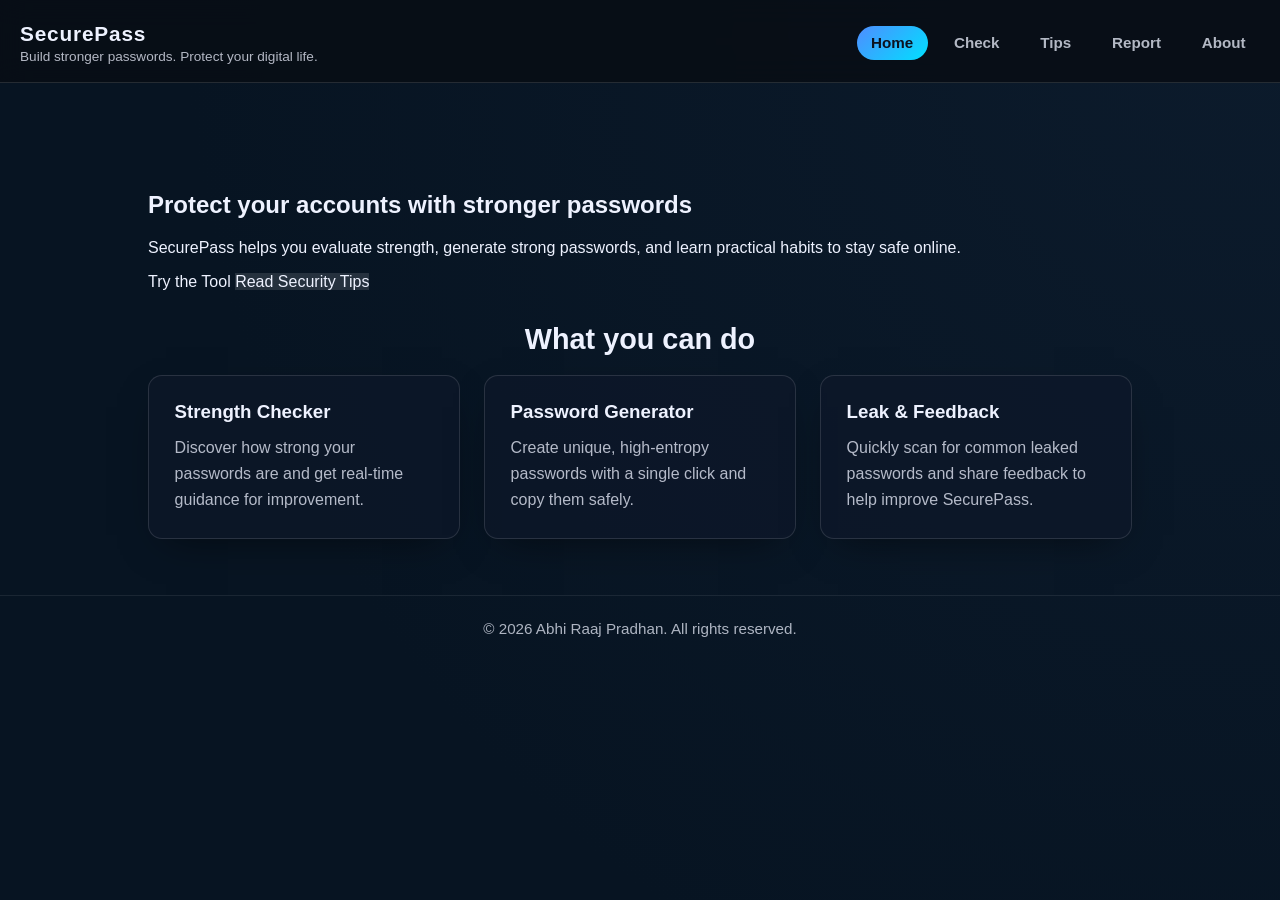
<file: index.html>
<!DOCTYPE html>
<html lang="en">
<head>
    <meta charset="UTF-8">
    <meta name="viewport" content="width=device-width, initial-scale=1.0">
    <meta name="description" content="SecurePass Checker - A tool to check password strength and generate strong passwords for cybersecurity awareness.">
    <meta name="keywords" content="password strength, security, generator">
    <meta name="author" content="Abhi Raaj Pradhan">
    <link rel="icon" href="favicon.ico" type="image/x-icon">
    <title>SecurePass | Home</title>
    <link rel="stylesheet" href="style.css">
</head>
<body>

<a class="skip-link" href="#main-content">Skip to main content</a>

<header class="site-header">
    <div class="brand">
        <a href="index.html" class="brand-link">SecurePass</a>
        <span class="tagline">Build stronger passwords. Protect your digital life.</span>
    </div>

    <nav class="site-nav">
        <a href="index.html" class="nav-link active">Home</a>
        <a href="check.html" class="nav-link">Check</a>
        <a href="tips.html" class="nav-link">Tips</a>
        <a href="report.html" class="nav-link">Report</a>
        <a href="about.html" class="nav-link">About</a>
    </nav>
</header>

<main id="main-content" class="page">

<section class="hero">
    <h1>Protect your accounts with stronger passwords</h1>
    <p>SecurePass helps you evaluate strength, generate strong passwords, and learn practical habits to stay safe online.</p>

    <div class="hero-actions">
        <a class="button" href="check.html">Try the Tool</a>
        <a class="button button--secondary" href="tips.html">Read Security Tips</a>
    </div>
</section>

<section class="features">
    <h2 class="section-title">What you can do</h2>

    <div class="cards">
        <article class="card">
            <h3>Strength Checker</h3>
            <p>Discover how strong your passwords are and get real-time guidance for improvement.</p>
        </article>

        <article class="card">
            <h3>Password Generator</h3>
            <p>Create unique, high-entropy passwords with a single click and copy them safely.</p>
        </article>

        <article class="card">
            <h3>Leak & Feedback</h3>
            <p>Quickly scan for common leaked passwords and share feedback to help improve SecurePass.</p>
        </article>
    </div>
</section>

</main>

<footer class="site-footer">
    <p>&copy; 2026 Abhi Raaj Pradhan. All rights reserved.</p>
</footer>

<script src="script.js"></script>
</body>
</html>
</file>
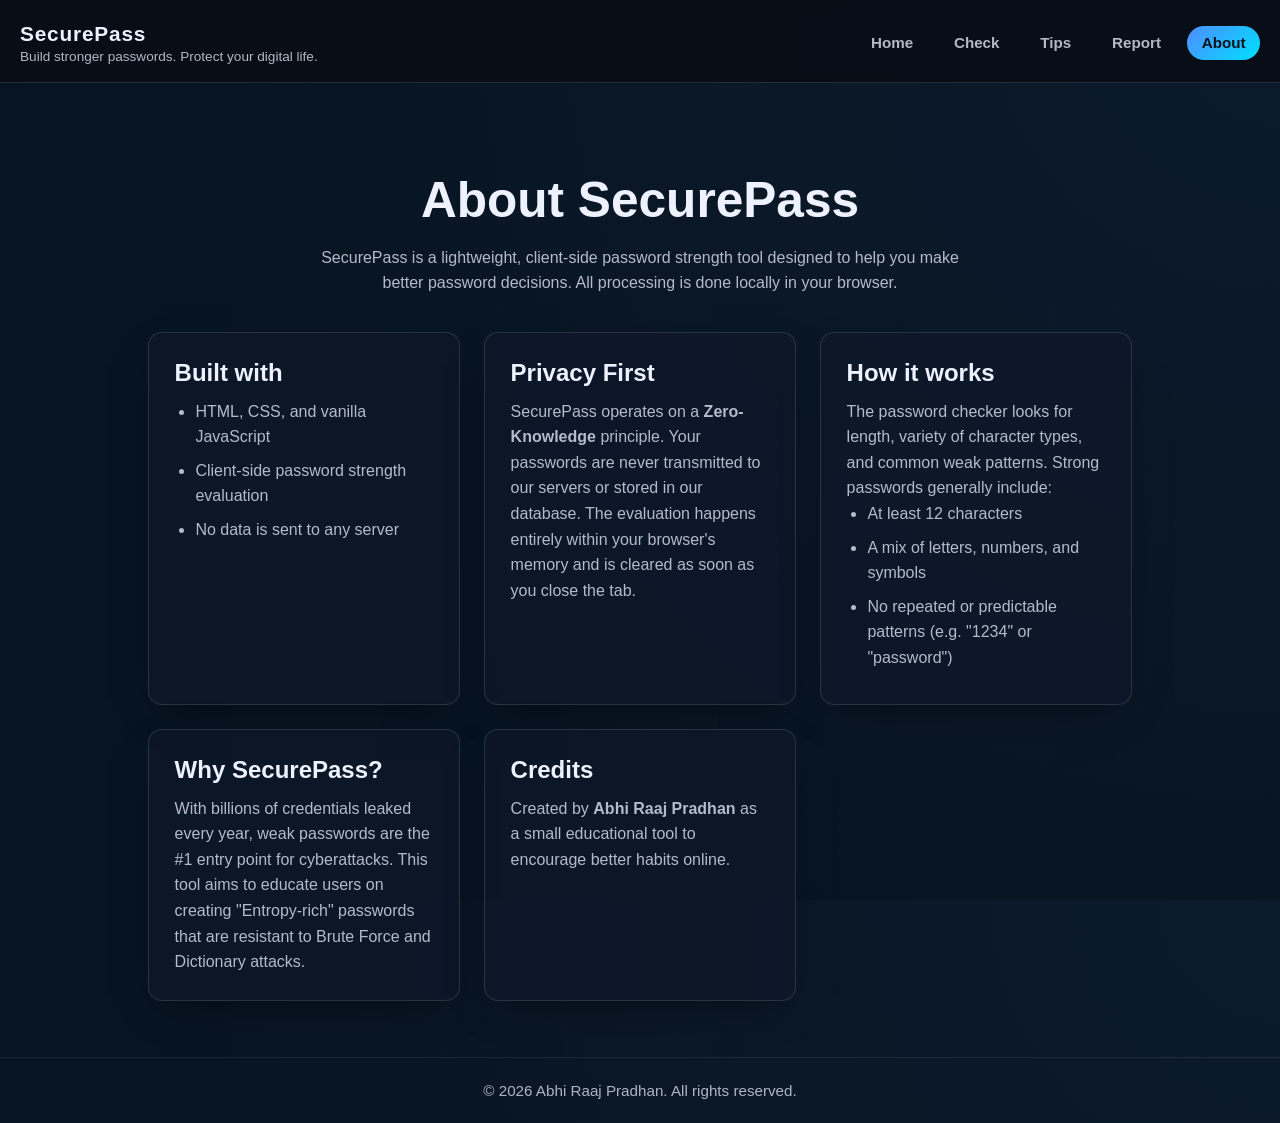
<file: about.html>
<!DOCTYPE html>
<html lang="en">
<head>
    <meta charset="UTF-8">
    <meta name="viewport" content="width=device-width, initial-scale=1.0">
    <meta name="description" content="About SecurePass - A password strength tool.">
    <meta name="keywords" content="securepass, about, password tool">
    <meta name="author" content="Abhi Raaj Pradhan">
    <link rel="icon" href="favicon.ico" type="image/x-icon">
    <title>SecurePass | About</title>
    <link rel="stylesheet" href="style.css">
</head>
<body>

    <a class="skip-link" href="#main-content">Skip to main content</a>

    <header class="site-header" role="banner">
        <div class="brand">
            <a href="index.html" class="brand-link">SecurePass</a>
            <span class="tagline">Build stronger passwords. Protect your digital life.</span>
        </div>

        <nav class="site-nav" role="navigation" aria-label="Primary">
            <a href="index.html" class="nav-link">Home</a>
            <a href="check.html" class="nav-link">Check</a>
            <a href="tips.html" class="nav-link">Tips</a>
            <a href="report.html" class="nav-link">Report</a>
            <a href="about.html" class="nav-link active" aria-current="page">About</a>
        </nav>
    </header>

    <main id="main-content" class="page">
        <section class="content">
            <header class="page-header">
                <h1>About SecurePass</h1>
                <p>SecurePass is a lightweight, client-side password strength tool designed to help you make better password decisions. All processing is done locally in your browser.</p>
                <br><br>
            </header>

            <div class="cards">
                <article class="card">
                    <h2>Built with</h2>
                    <ul>
                        <li>HTML, CSS, and vanilla JavaScript</li>
                        <li>Client-side password strength evaluation</li>
                        <li>No data is sent to any server</li>
                    </ul>
                </article>

                <article class="card">
                    <h2>Privacy First</h2>
                    <p>SecurePass operates on a <strong>Zero-Knowledge</strong> principle. Your passwords are never transmitted to our servers or stored in our database. The evaluation happens entirely within your browser's memory and is cleared as soon as you close the tab.</p>
                </article>

                <article class="card">
                    <h2>How it works</h2>
                    <p>The password checker looks for length, variety of character types, and common weak patterns. Strong passwords generally include:</p>
                    <ul>
                        <li>At least 12 characters</li>
                        <li>A mix of letters, numbers, and symbols</li>
                        <li>No repeated or predictable patterns (e.g. "1234" or "password")</li>
                    </ul>
                </article>

                <article class="card">
                    <h2>Why SecurePass?</h2>
                    <p>With billions of credentials leaked every year, weak passwords are the #1 entry point for cyberattacks. This tool aims to educate users on creating "Entropy-rich" passwords that are resistant to Brute Force and Dictionary attacks.</p>
                </article>

                <article class="card">
                    <h2>Credits</h2>
                    <p>Created by <strong>Abhi Raaj Pradhan</strong> as a small educational tool to encourage better habits online.</p>
                </article>
            </div>
        </section>
    </main>

    <footer class="site-footer">
        <p>&copy; 2026 Abhi Raaj Pradhan. All rights reserved.</p>
    </footer>

    <script src="script.js"></script>
</body>
</html>
</file>
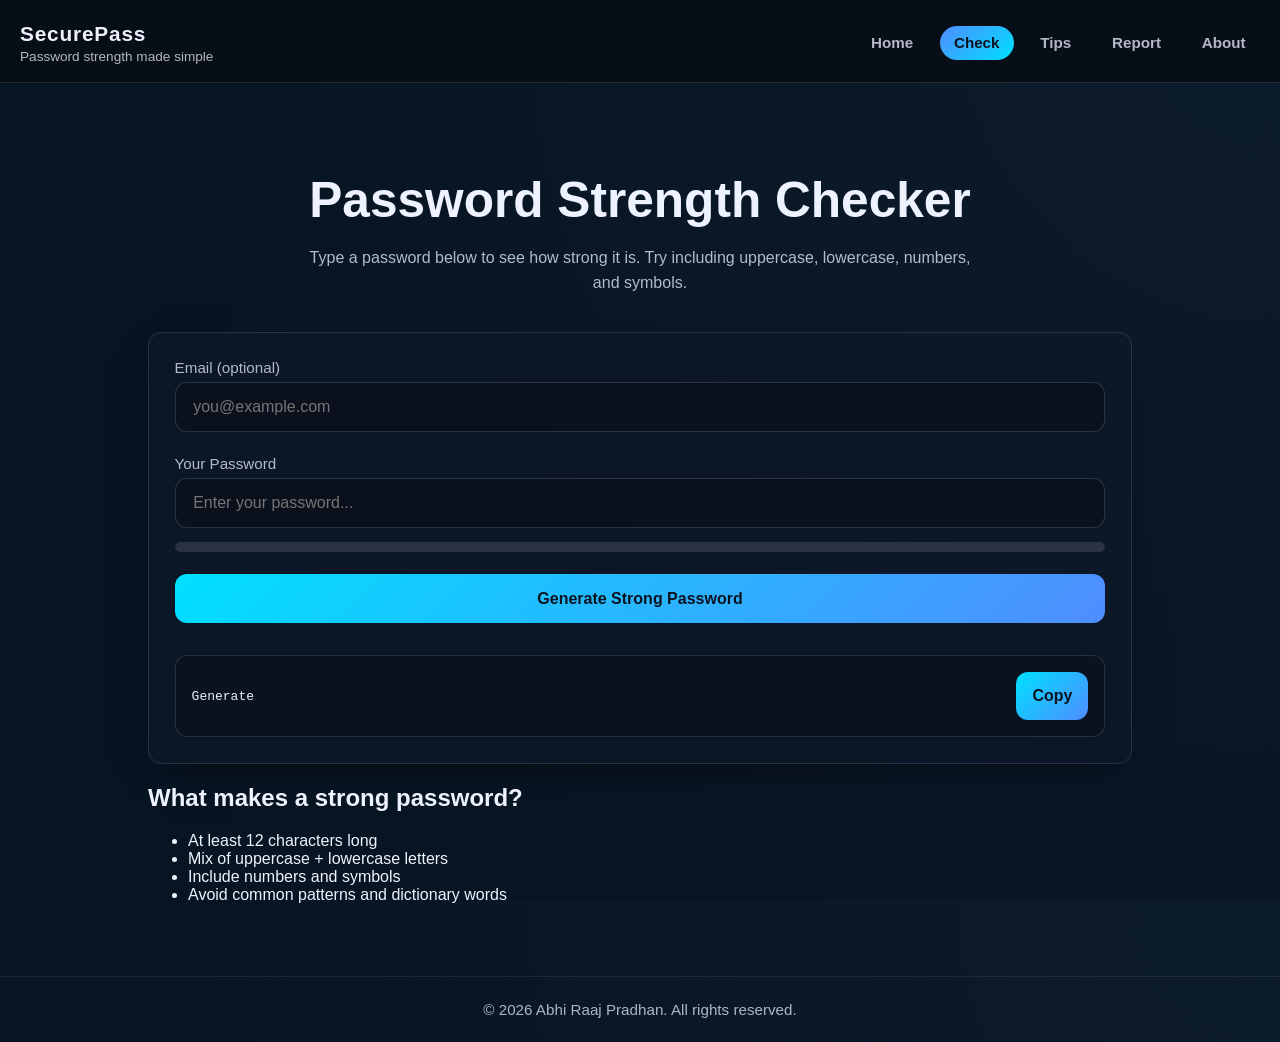
<file: check.html>
<!DOCTYPE html>
<html lang="en">
<head>
    <meta charset="UTF-8">
    <meta name="viewport" content="width=device-width, initial-scale=1.0">
    <meta name="description" content="SecurePass Password Strength Checker and Generator.">
    <meta name="keywords" content="password strength, password generator, security tool">
    <meta name="author" content="Abhi Raaj Pradhan">
    <link rel="icon" href="favicon.ico" type="image/x-icon">
    <title>SecurePass | Check</title>
    <link rel="stylesheet" href="style.css">
</head>
<body>

    <a class="skip-link" href="#main-content">Skip to main content</a>

    <header class="site-header" role="banner">
        <div class="brand">
            <a href="index.html" class="brand-link">SecurePass</a>
            <span class="tagline">Password strength made simple</span>
        </div>

        <nav class="site-nav" role="navigation" aria-label="Primary">
            <a href="index.html" class="nav-link">Home</a>
            <a href="check.html" class="nav-link active" aria-current="page">Check</a>
            <a href="tips.html" class="nav-link">Tips</a>
            <a href="report.html" class="nav-link">Report</a>
            <a href="about.html" class="nav-link">About</a>
        </nav>
    </header>

    <main id="main-content" class="page">
        <section class="tool">
            <div class="page-header">
                <h1>Password Strength Checker</h1>
                <p>Type a password below to see how strong it is. Try including uppercase, lowercase, numbers, and symbols.</p>
                <br><br>
            </div>

            <form class="tool-form" id="password-form"></form>
                <div class="card">
                    <div class="input-group">
                        <label for="email">Email (optional)</label>
                        <input type="email" id="email" placeholder="you@example.com" autocomplete="email">
                    </div>

                    <div class="input-group">
                        <label for="password">Your Password</label>
                        <input type="password" id="password" placeholder="Enter your password..." aria-describedby="msg" autocomplete="current-password" maxlength="64">
                        <div id="strength-meter" aria-hidden="true">
                            <div id="strength-bar"></div>
                        </div>
                        <p id="msg" class="strength-msg" aria-live="polite"></p>
                    </div>

                    <div class="generator-section">
                        <button type="button" id="gen-btn">Generate Strong Password</button>
                        <div class="result-box">
                            <code><span id="generated-output">Generate</span></code>
                            <button type="button" class="copy-btn" id="copy-btn">Copy</button>
                        </div>
                    </div>
                </div>
            </form>

            <section class="hint">
                <h2>What makes a strong password?</h2>
                <ul>
                    <li>At least 12 characters long</li>
                    <li>Mix of uppercase + lowercase letters</li>
                    <li>Include numbers and symbols</li>
                    <li>Avoid common patterns and dictionary words</li>
                </ul>
            </section>
        </section>
    </main>

    <footer class="site-footer">
        <p>&copy; 2026 Abhi Raaj Pradhan. All rights reserved.</p>
    </footer>

    <script src="script.js"></script>
</body>
</html>
</file>
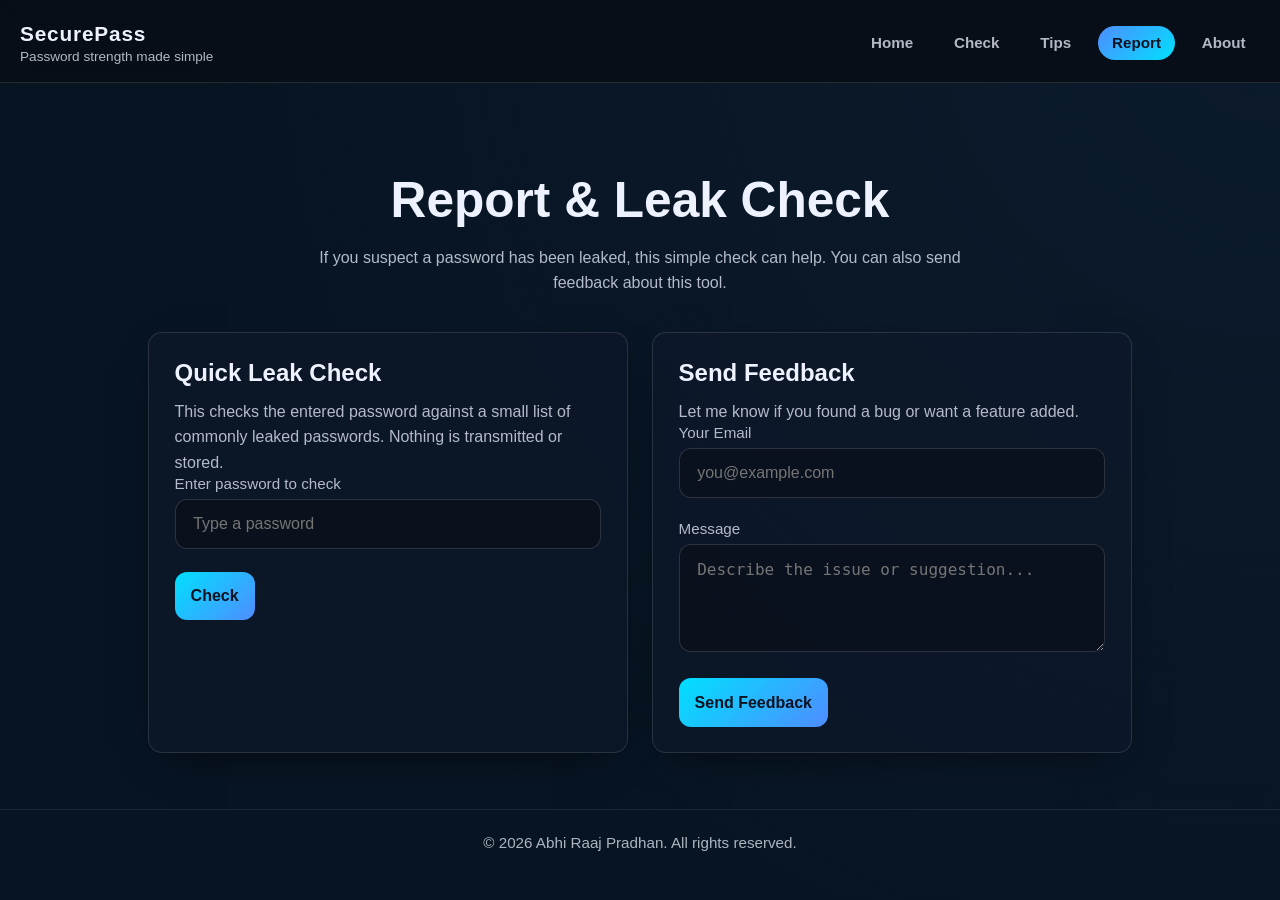
<file: report.html>
<!DOCTYPE html>
<html lang="en">
<head>
    <meta charset="UTF-8">
    <meta name="viewport" content="width=device-width, initial-scale=1.0">
    <meta name="description" content="Report security issues or quickly check for common leaked passwords.">
    <meta name="keywords" content="password leak check, report issue, security feedback">
    <meta name="author" content="Abhi Raaj Pradhan">
    <link rel="icon" href="favicon.ico" type="image/x-icon">
    <title>SecurePass | Report</title>
    <link rel="stylesheet" href="style.css">
</head>
<body>

    <a class="skip-link" href="#main-content">Skip to main content</a>

    <header class="site-header" role="banner">
        <div class="brand">
            <a href="index.html" class="brand-link">SecurePass</a>
            <span class="tagline">Password strength made simple</span>
        </div>

        <nav class="site-nav" role="navigation" aria-label="Primary">
            <a href="index.html" class="nav-link">Home</a>
            <a href="check.html" class="nav-link">Check</a>
            <a href="tips.html" class="nav-link">Tips</a>
            <a href="report.html" class="nav-link active" aria-current="page">Report</a>
            <a href="about.html" class="nav-link">About</a>
        </nav>
    </header>

    <main id="main-content" class="page">
        <section class="content">
            <header class="page-header">
                <h1>Report &amp; Leak Check</h1>
                <p>If you suspect a password has been leaked, this simple check can help. You can also send feedback about this tool.</p>
                <br><br>
            </header>

            <div class="cards">
                <article class="card">
                    <h2>Quick Leak Check</h2>
                    <p>This checks the entered password against a small list of commonly leaked passwords. Nothing is transmitted or stored.</p>
                    <div class="input-group">
                        <label for="leaked-password">Enter password to check</label>
                        <input type="password" id="leaked-password" placeholder="Type a password" autocomplete="new-password">
                    </div>
                    <button type="button" id="leak-check-btn" class="button">Check</button>
                    <p id="leak-result" class="strength-msg" aria-live="polite"></p>
                </article>

                <article class="card">
                    <h2>Send Feedback</h2>
                    <p>Let me know if you found a bug or want a feature added.</p>
                    <form class="tool-form" id="report-form">
                        <div class="input-group">
                            <label for="report-email">Your Email </label>
                            <input type="email" id="report-email" placeholder="you@example.com" autocomplete="email">
                        </div>
                        <div class="input-group">
                            <label for="report-message">Message</label>
                            <textarea id="report-message" rows="4" placeholder="Describe the issue or suggestion..."></textarea>
                        </div>
                        <button type="submit" class="button">Send Feedback</button>
                        <p id="report-response" class="strength-msg" aria-live="polite"></p>
                    </form>
                </article>
            </div>
        </section>
    </main>


    <footer class="site-footer">
        <p>&copy; 2026 Abhi Raaj Pradhan. All rights reserved.</p>
    </footer>

    <script src="script.js"></script>
</body>
</html>
</file>
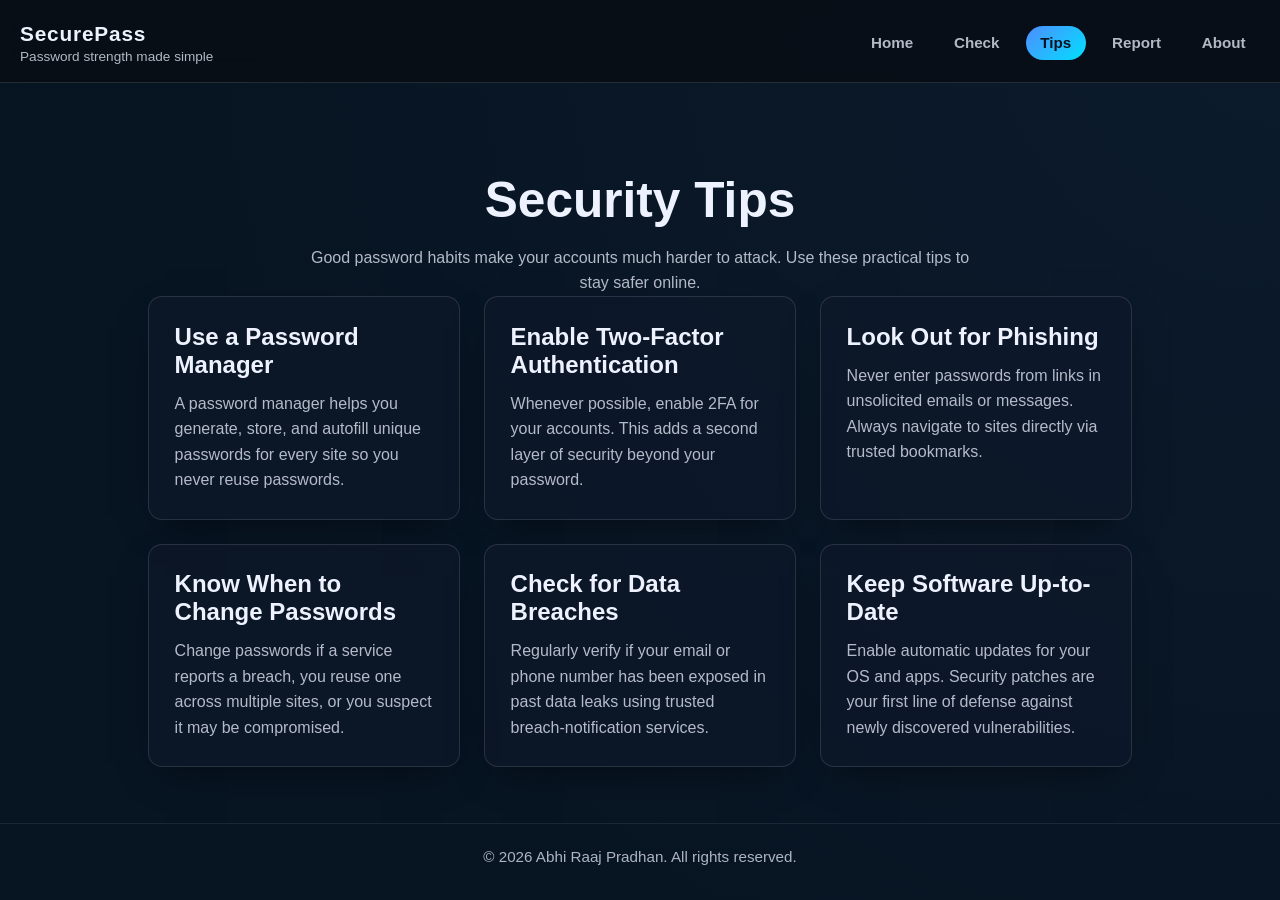
<file: tips.html>
<!DOCTYPE html>
<html lang="en">
<head>
    <meta charset="UTF-8">
    <meta name="viewport" content="width=device-width, initial-scale=1.0">
    <meta name="description" content="Password security tips and best practices.">
    <meta name="keywords" content="password tips, security best practices, cyber hygiene">
    <meta name="author" content="Abhi Raaj Pradhan">
    <link rel="icon" href="favicon.ico" type="image/x-icon">
    <title>SecurePass | Tips</title>
    <link rel="stylesheet" href="style.css">
</head>
<body>

    <a class="skip-link" href="#main-content">Skip to main content</a>

    <header class="site-header" role="banner">
        <div class="brand">
            <a href="index.html" class="brand-link">SecurePass</a>
            <span class="tagline">Password strength made simple</span>
        </div>

        <nav class="site-nav" role="navigation" aria-label="Primary">
            <a href="index.html" class="nav-link">Home</a>
            <a href="check.html" class="nav-link">Check</a>
            <a href="tips.html" class="nav-link active" aria-current="page">Tips</a>
            <a href="report.html" class="nav-link">Report</a>
            <a href="about.html" class="nav-link">About</a>
        </nav>
    </header>

    <main id="main-content" class="page">
        <section class="content">
            <div class="page-header">
                <h1>Security Tips</h1>
                <p>Good password habits make your accounts much harder to attack. Use these practical tips to stay safer online.</p>
            </div>

            <div class="cards">
                <article class="card">
                    <h2>Use a Password Manager</h2>
                    <p>A password manager helps you generate, store, and autofill unique passwords for every site so you never reuse passwords.</p>
                </article>

                <article class="card">
                    <h2>Enable Two-Factor Authentication</h2>
                    <p>Whenever possible, enable 2FA for your accounts. This adds a second layer of security beyond your password.</p>
                </article>

                <article class="card">
                    <h2>Look Out for Phishing</h2>
                    <p>Never enter passwords from links in unsolicited emails or messages. Always navigate to sites directly via trusted bookmarks.</p>
                </article>

                <article class="card">
                    <h2>Know When to Change Passwords</h2>
                    <p>Change passwords if a service reports a breach, you reuse one across multiple sites, or you suspect it may be compromised.</p>
                </article>

                <article class="card">
                    <h2>Check for Data Breaches</h2>
                    <p>Regularly verify if your email or phone number has been exposed in past data leaks using trusted breach-notification services.</p>
                </article>

                <article class="card">
                    <h2>Keep Software Up-to-Date</h2>
                    <p>Enable automatic updates for your OS and apps. Security patches are your first line of defense against newly discovered vulnerabilities.</p>
                </article>
            </div>
        </section>
    </main>

    <footer class="site-footer">
        <p>&copy; 2026 Abhi Raaj Pradhan. All rights reserved.</p>
    </footer>

    <script src="script.js"></script>
</body>
</html>
</file>
<file: style.css>
/* Smooth scroll */
html {
  scroll-behavior: smooth;
}

/* -------------------------------------------------------------
   SecurePass — Shared styles for a polished, responsive site
   ------------------------------------------------------------- */

:root {
  --primary: #4f8dff;
  --primary-dark: #155ace;
  --secondary: #00e0ff;
  --background: #071422;
  --surface: rgba(20, 30, 50, 0.75);
  --border: rgba(255, 255, 255, 0.12);
  --text: #eef2ff;
  --muted: rgba(238, 242, 255, 0.75);
  --danger: #ff4d4d;
  --success: #22c55e;
  --warning: #f59e0b;
  --radius: 14px;
  --max-width: 1024px;
}

/* Global reset */
* {
  box-sizing: border-box;
}

html,
body {
  height: 100%;
  margin: 0;
  font-family: 'Segoe UI', Roboto, Helvetica, Arial, sans-serif;
  background: radial-gradient(circle at top right, #0c1b2c, #071422 70%);
  color: var(--text);
}

a {
  color: inherit;
  text-decoration: none;
}

a:focus-visible,
button:focus-visible,
input:focus-visible,
textarea:focus-visible {
  outline: 3px solid rgba(79, 141, 255, 0.8);
  outline-offset: 2px;
}

/* Skip link */
.skip-link {
  position: absolute;
  left: -999px;
  top: 0;
  padding: 10px 16px;
  background: rgba(0, 0, 0, 0.7);
  border-radius: 0 0 0.5rem 0.5rem;
  color: var(--text);
  font-weight: 600;
  z-index: 999;
  transition: left 0.2s ease;
}

.skip-link:focus {
  left: 0;
}

/* Site header */
.site-header {
  position: sticky;
  top: 0;
  z-index: 100;
  background: rgba(8, 14, 22, 0.9);
  -webkit-backdrop-filter: blur(14px);
  backdrop-filter: blur(14px);
  border-bottom: 1px solid var(--border);
  padding: 1rem 1.25rem 0.75rem;
  display: flex;
  align-items: center;
  justify-content: space-between;
  gap: 1rem;
}

.site-header .brand {
  display: flex;
  flex-direction: column;
  gap: 0.15rem;
}

.brand-link {
  font-size: 1.3rem;
  font-weight: 800;
  letter-spacing: 0.04em;
  color: var(--text);
}

.tagline {
  font-size: 0.85rem;
  color: var(--muted);
}

.site-nav {
  display: flex;
  flex-wrap: wrap;
  gap: 0.75rem;
  align-items: center;
  justify-content: center;
  padding: 0.6rem 0;
}

.site-nav .nav-link {
  padding: 0.55rem 0.9rem;
  border-radius: 999px;
  font-weight: 600;
  font-size: 0.95rem;
  color: var(--muted);
  transition: background 0.2s ease, color 0.2s ease;
}

.site-nav .nav-link:hover {
  background: rgba(255, 255, 255, 0.08);
  color: var(--text);
}

.site-nav .nav-link.active,
.site-nav .nav-link[aria-current='page'] {
  background: linear-gradient(135deg, var(--primary), var(--secondary));
  color: #0b1220;
}

/* Main layout */
.page {
  max-width: var(--max-width);
  margin: 0 auto;
  padding: 5.5rem 1.25rem 3.5rem;
  display: flex;
  flex-direction: column;
  gap: 2rem;
}

.page-header {
  max-width: 760px;
  margin: 0 auto;
  text-align: center;
}

.page-header h1 {
  font-size: clamp(2rem, 4vw, 3.1rem);
  margin: 0;
}

.page-header p {
  margin: 1rem auto 0;
  max-width: 680px;
  color: var(--muted);
  line-height: 1.6;
}

.section-title {
  font-size: 1.8rem;
  margin: 0 0 1.2rem;
  text-align: center;
}

.cards {
  display: grid;
  gap: 1.5rem;
  grid-template-columns: repeat(auto-fit, minmax(240px, 1fr));
}

.card {
  background: rgba(15, 23, 42, 0.65);
  border-radius: var(--radius);
  border: 1px solid var(--border);
  padding: 1.6rem;
  box-shadow: 0 14px 40px -18px rgba(0, 0, 0, 0.6);
  transition: transform 0.25s ease, box-shadow 0.25s ease;
}

.card:hover {
  transform: translateY(-4px);
  box-shadow: 0 18px 50px -18px rgba(0, 0, 0, 0.6);
}

.card h2,
.card h3 {
  margin-top: 0;
  margin-bottom: 0.75rem;
}

.card p,
.card ul {
  margin: 0;
  color: var(--muted);
  line-height: 1.6;
}

.card ul {
  padding-left: 1.3rem;
}

.card li {
  margin-bottom: 0.5rem;
}

/* Forms and tool styles */
.tool-form {
  width: 100%;
}

.input-group {
  margin-bottom: 1.4rem;
}

label {
  display: block;
  margin-bottom: 0.4rem;
  color: var(--muted);
  font-size: 0.95rem;
}

input,
textarea {
  width: 100%;
  padding: 0.95rem 1.1rem;
  background: rgba(10, 17, 28, 0.8);
  border: 1px solid rgba(255, 255, 255, 0.14);
  border-radius: 12px;
  color: var(--text);
  font-size: 1rem;
  transition: border 0.2s ease, box-shadow 0.2s ease;
}

input:focus,
textarea:focus {
  border-color: rgba(79, 141, 255, 0.8);
  box-shadow: 0 0 0 3px rgba(79, 141, 255, 0.18);
}

textarea {
  resize: vertical;
}

button {
  display: inline-flex;
  align-items: center;
  justify-content: center;
  padding: 0.95rem 1rem;
  border-radius: 12px;
  border: none;
  font-size: 1rem;
  font-weight: 700;
  color: #0b1220;
  background: linear-gradient(135deg, var(--secondary), var(--primary));
  cursor: pointer;
  transition: transform 0.2s ease, box-shadow 0.2s ease;
}

button:hover {
  transform: translateY(-1px);
  box-shadow: 0 10px 20px rgba(0, 0, 0, 0.2);
}

button:active {
  transform: translateY(0);
}

.button--secondary {
  background: rgba(255, 255, 255, 0.12);
  color: var(--text);
}

.generator-section {
  display: grid;
  gap: 1rem;
}

.result-box {
  margin-top: 1rem;
  padding: 1rem;
  background: rgba(10, 17, 28, 0.65);
  border-radius: 12px;
  border: 1px solid rgba(255, 255, 255, 0.12);
  display: flex;
  justify-content: space-between;
  align-items: center;
  font-family: 'Courier New', Courier, monospace;
}

.strength-msg {
  margin: 0.6rem 0 0;
  color: var(--muted);
}

/* Strength meter */
#strength-meter {
  height: 10px;
  background: rgba(255, 255, 255, 0.12);
  border-radius: 999px;
  margin: 0.85rem 0 0.4rem;
  overflow: hidden;
}

#strength-bar {
  height: 100%;
  width: 0%;
  background: var(--danger);
  border-radius: 999px;
  transition: width 0.4s ease, background-color 0.4s ease;
}

/* Footer */
.site-footer {
  text-align: center;
  padding: 1.5rem 1rem;
  color: rgba(238, 242, 255, 0.72);
  border-top: 1px solid rgba(255, 255, 255, 0.08);
}

.site-footer p {
  margin: 0;
  font-size: 0.95rem;
}

.toast {
  position: fixed;
  left: 50%;
  bottom: 1.5rem;
  transform: translateX(-50%);
  padding: 0.9rem 1.2rem;
  background: rgba(15, 23, 42, 0.9);
  border: 1px solid rgba(255, 255, 255, 0.2);
  border-radius: 999px;
  color: var(--text);
  font-weight: 600;
  opacity: 0;
  pointer-events: none;
  transition: opacity 0.25s ease, transform 0.25s ease;
  z-index: 9999;
}

.toast.visible {
  opacity: 1;
  transform: translateX(-50%) translateY(-6px);
}

/* Utility */
@media (max-width: 640px) {
  .site-header {
    padding: 1rem 1rem 0.5rem;
  }

  .site-nav {
    justify-content: center;
  }

  .page {
    padding-top: 5rem;
  }

  .card {
    padding: 1.2rem;
  }
}
</file>
